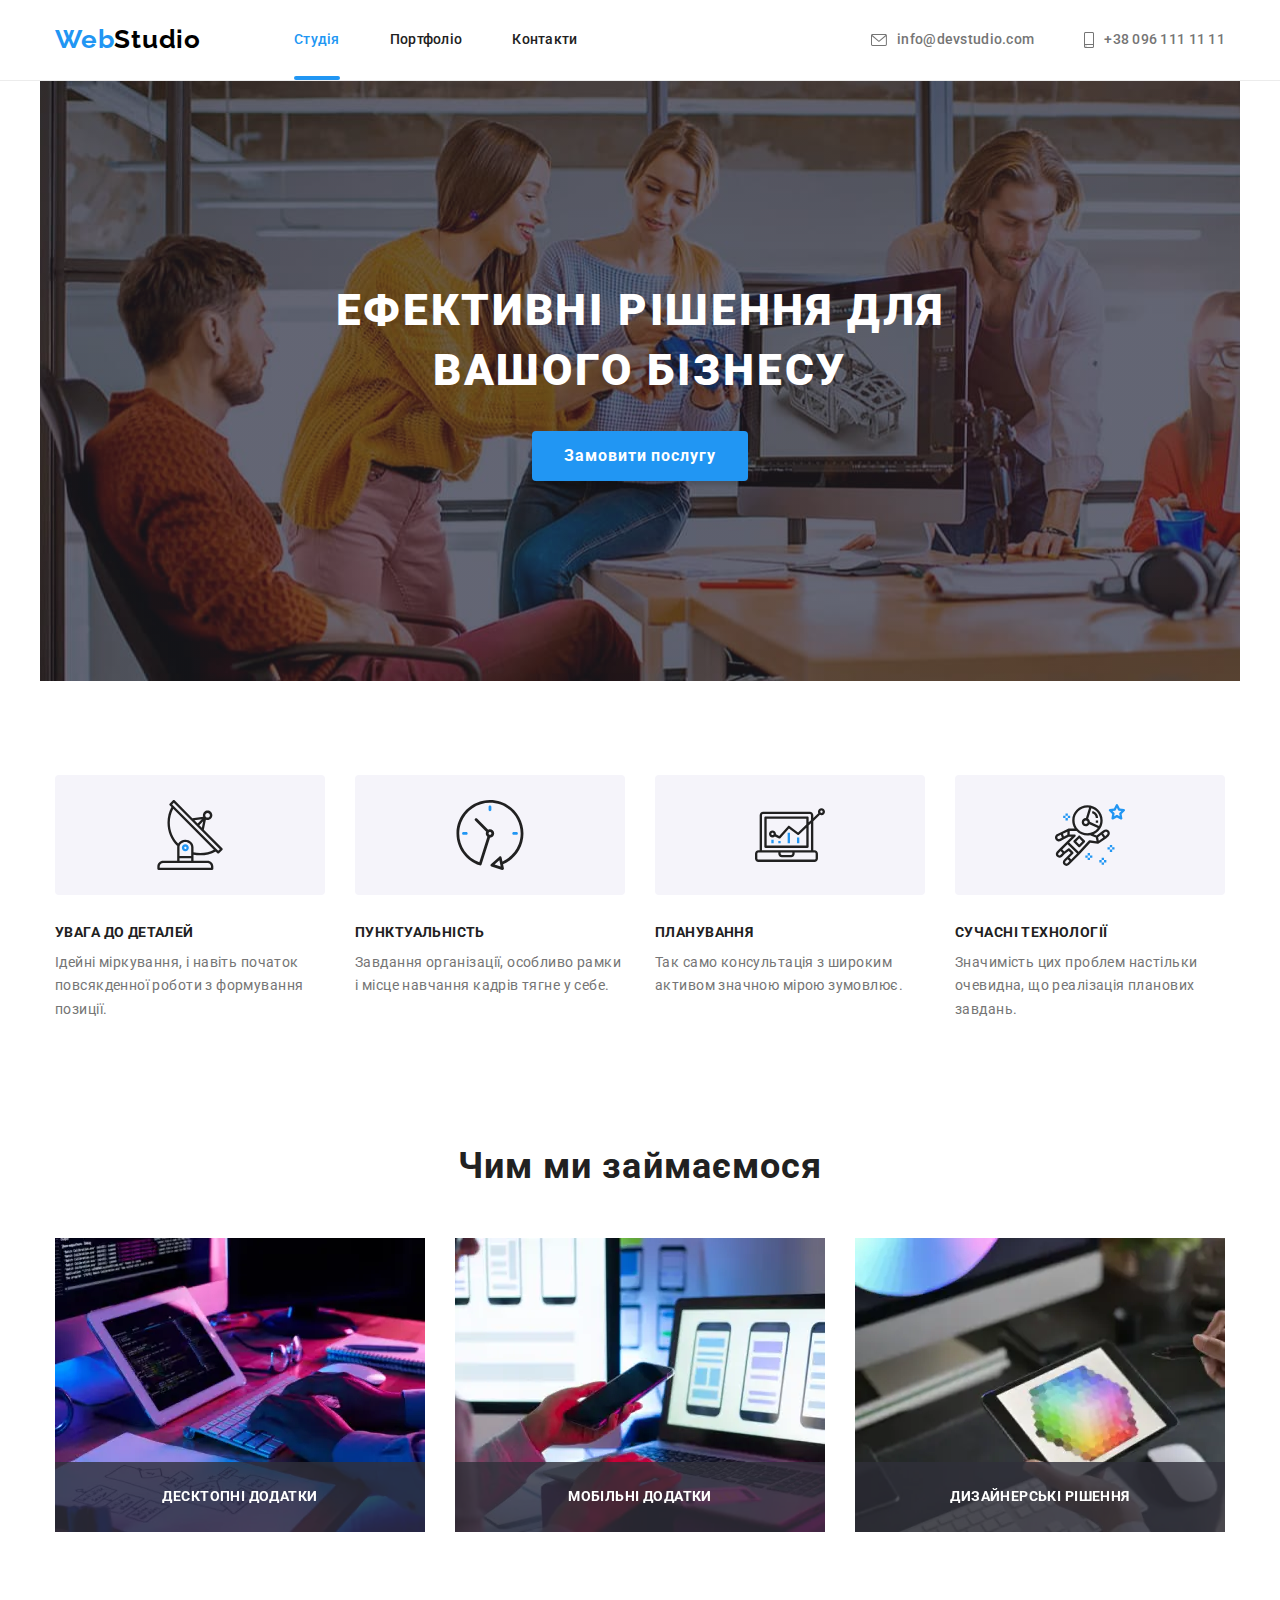
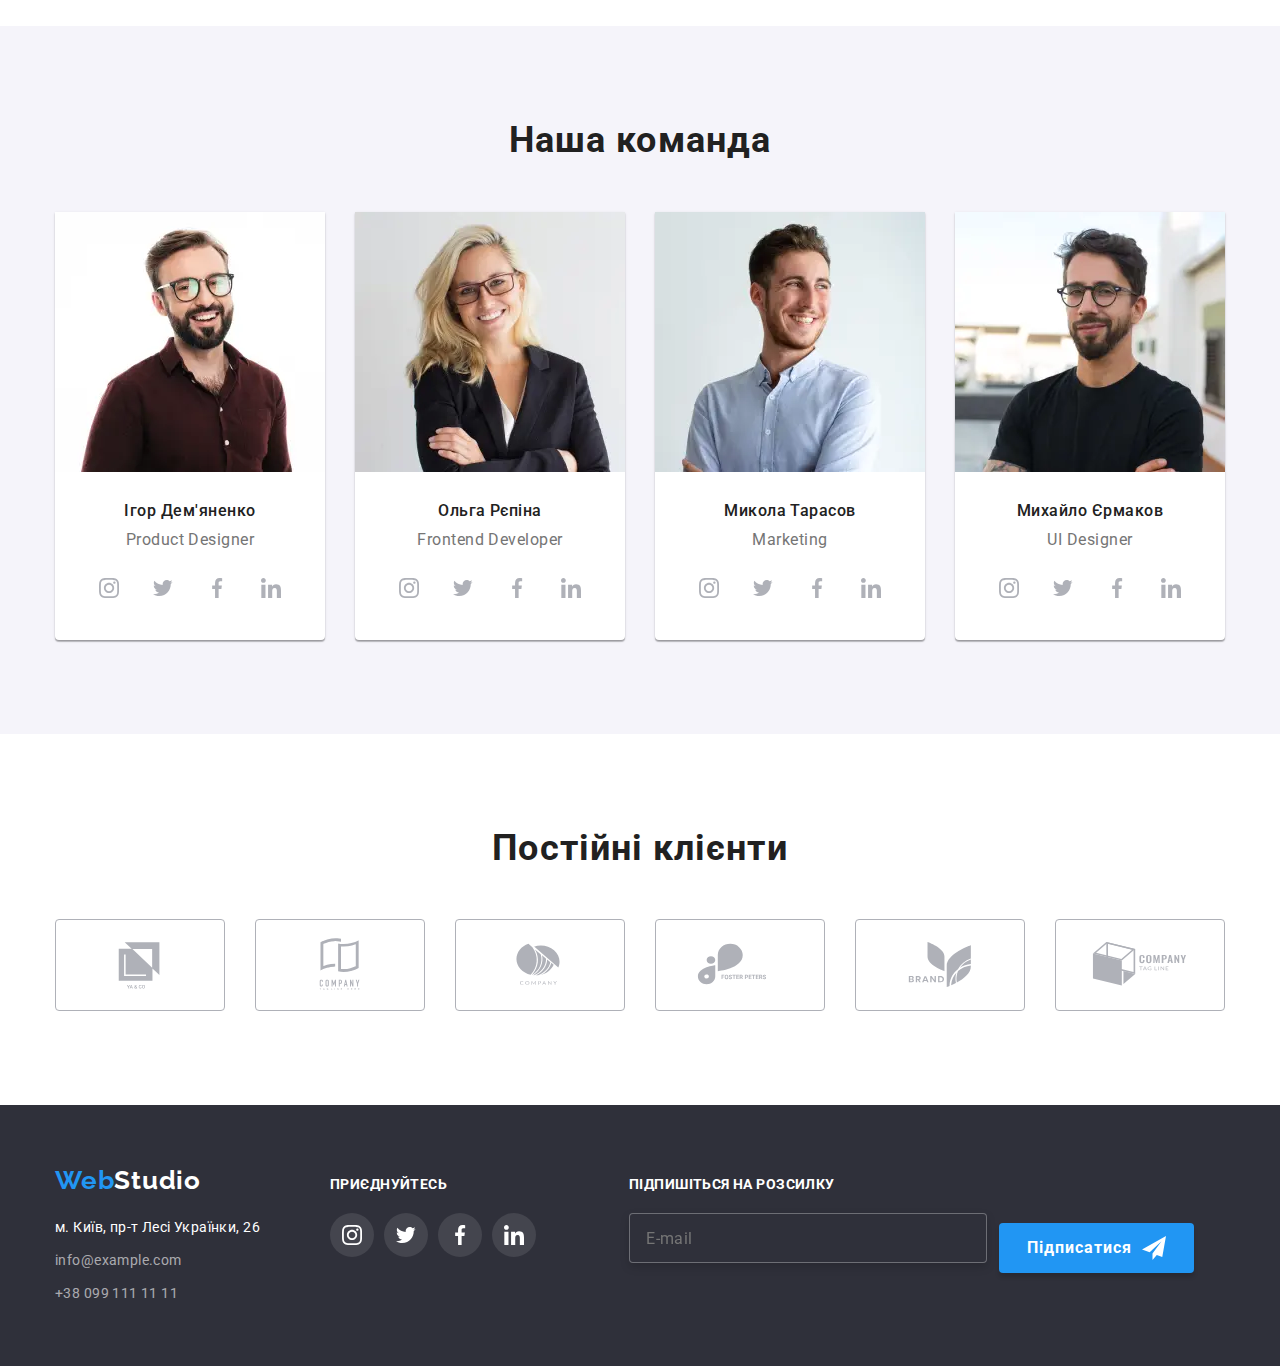
<file: index.html>
<!DOCTYPE html>
<html lang="uk">
  <head>
    <meta charset="UTF-8" />
    <meta name="viewport" content="width=device-width, initial-scale=1.0" />
    <meta http-equiv="X-UA-Compatible" content="IE=edge" />
   
    <title>hw</title>
    <link rel="preconnect" href="https://fonts.googleapis.com" />
    <link rel="preconnect" href="https://fonts.gstatic.com" crossorigin />
    <link
      href="https://fonts.googleapis.com/css2?family=Raleway:wght@700&family=Roboto:wght@400;500;700;900&display=swap"
      rel="stylesheet"
    />
    <link
      rel="stylesheet"
      href="https://cdnjs.cloudflare.com/ajax/libs/modern-normalize/1.1.0/modern-normalize.min.css"
    />
    <link rel="stylesheet" href="css/main.min.css" />
  </head>

  <body>
    <header class="header">
      <div class="container header-items">
        <nav class="header-navegation">
          <a class="title" href="./index.html"
            >Web<span class="studio">Studio</span></a
          >

          <ul class="site-nav">
            <li class="site-nav__item">
              <a
                class="site-nav__link site-nav__link--active"
                href="./index.html"
                >Студія</a
              >
            </li>
            <li class="site-nav__item">
              <a class="site-nav__link" href="./portfolio.html">Портфоліо</a>
            </li>
            <li class="site-nav__item">
              <a class="site-nav__link" href="#">Контакти</a>
            </li>
          </ul>
        </nav>

        <button class="heder-burger" data-menu-open>
          <svg class="heder-burger__btn">
            <use href="./images/icons.svg#icon-burger"></use>
          </svg>
        </button>

        <ul class="header-contacts">
          <li class="header-contacts__item">
            <a class="header-contacts__link" href="mailto:info@devstudio.com"
              ><svg class="header-contacts__mail">
                <use href="./images/icons.svg#icon-mail"></use></svg>info@devstudio.com</a
            >
          </li>
          <li class="header-contacts__item">
            <a class="header-contacts__link" href="tel:+380961111111">
              <svg class="header-contacts__phone">
                <use href="./images/icons.svg#icon-smartphone"></use></svg>+38 096 111 11 11</a
            >
          </li>
        </ul>
      </div>

      <div class="mobile-menu" data-menu>
        <div class="container mobile-menu__container">
          <button class="mobile-menu__btn" data-menu-close>
            <svg class="mobile-menu__btn-close">
              <use href="./images/icons.svg#icon-close-burger"></use>
            </svg>
          </button>

          <ul class="mobile-nav">
            <li class="site-nav__item">
              <a
                class="site-nav__link site-nav__link--active"
                href="./index.html"
                >Студія</a
              >
            </li>
            <li class="site-nav__item">
              <a class="site-nav__link" href="./portfolio.html">Портфоліо</a>
            </li>
            <li class="site-nav__item">
              <a class="site-nav__link" href="#">Контакти</a>
            </li>
          </ul>

          <ul class="mobile-contacts">
            <li class="header-contacts__item">
              <a class="header-contacts__link" href="tel:+380961111111">
                +38 096 111 11 11</a
              >
            </li>
            <li class="header-contacts__item">
              <a class="header-contacts__link" href="mailto:info@devstudio.com"
                >info@devstudio.com</a
              >
            </li>
          </ul>
          <ul class="mobile-socials">
            <li class="mobile-socials__item">
              <a class="mobile-socials__link" href="#">Instagram</a>
            </li>
            <li class="mobile-socials__item">
              <a class="mobile-socials__link" href="#">Twitter</a>
            </li>
            <li class="mobile-socials__item">
              <a class="mobile-socials__link" href="#">Facebook</a>
            </li>
            <li class="mobile-socials__item">
              <a class="mobile-socials__link" href="#">LinkedIn</a>
            </li>
          </ul>
        </div>
      </div>
    </header>

    <main>
      <!-- HERO -->
      <section class="hero overlay">
        <div class="container">
          <h1 class="hero__title">Ефективні рішення для вашого бізнесу</h1>
          <button class="hero-button" type="button" data-modal-open>
            <span class="hero__label">Замовити послугу</span>
          </button>
        </div>
      </section>

      <!-- Модалка -->
      <div class="backdrop is-hidden" data-modal>
        <div class="modal">
          <button class="modal__close-button" type="button" data-modal-close>
            <svg class="modal__close-button-size">
              <use href="./images/icons.svg#icon-close"></use>
            </svg>
          </button>

          <!-- Контент модалки  -->

          <p class="modal-name">Залиште свої дані, ми вам передзвонимо</p>
          <form>
            <div class="madal-form">
              <label class="madal-form-label" for="name">Ім'я</label>
              <input
                class="madal-form__input"
                type="text"
                name="name"
                id="name"
              />
              <svg class="madal-form__image">
                <use href="./images/icons.svg#icon-person"></use>
              </svg>
            </div>

            <div class="madal-form">
              <label class="madal-form__label" for="phone">Телефон</label>
              <input
                class="madal-form__input"
                type="tel"
                name="phone"
                id="phone"
              />
              <svg class="madal-form__image">
                <use href="./images/icons.svg#icon-phone"></use>
              </svg>
            </div>

            <div class="madal-form">
              <label class="madal-form__label" for="email">Пошта</label>
              <input
                class="madal-form__input"
                type="email"
                name="email"
                id="email"
              />
              <svg class="madal-form__image">
                <use href="./images/icons.svg#icon-email"></use>
              </svg>
            </div>

            <div class="madal-form">
              <label class="madal-form__label" for="coments">Коментар</label>
              <textarea
                class="madal-form__textarea madal-form__input"
                placeholder="Введіть текст"
                name="coments"
                id="coments"
              ></textarea>
            </div>

            <div class="checkbox">
              <input
                class="checkbox__icon invisible-title"
                type="checkbox"
                name="check"
                id="check"
              />
              <label class="checkbox__text" for="check"
                >Погоджуюся з розсилкою та приймаю
                <a class="checkbox-link" href="">Умови договору</a>
              </label>
              <svg class="checkbox__new-icon">
                <use href="./images/icons.svg#icon-OK"></use>
              </svg>
            </div>

            <button type="submit" class="modal__button-send">Відправити</button>
          </form>
        </div>
      </div>

      <!-- Переваги -->
      <section class="section">
        <div class="container">
          <h2 class="invisible-title">Наші особливості</h2>
          <ul class="advantages">
            <li class="advantages__size">
              <div class="advantages__image">
                <svg class="advantages__size-image">
                  <use href="./images/icons.svg#icon-antenna"></use>
                </svg>
              </div>
              <h3 class="advantages__title">УВАГА ДО ДЕТАЛЕЙ</h3>
              <p class="advantages__text">
                Ідейні міркування, і навіть початок повсякденної роботи з
                формування позиції.
              </p>
            </li>
            <li class="advantages__size">
              <div class="advantages__image">
                <svg class="advantages__size-image">
                  <use href="./images/icons.svg#icon-clock"></use>
                </svg>
              </div>
              <h3 class="advantages__title">ПУНКТУАЛЬНІСТЬ</h3>
              <p class="advantages__text">
                Завдання організації, особливо рамки і місце навчання кадрів
                тягне у себе.
              </p>
            </li>
            <li class="advantages__size">
              <div class="advantages__image">
                <svg class="advantages__size-image">
                  <use href="./images/icons.svg#icon-diagram"></use>
                </svg>
              </div>
              <h3 class="advantages__title">ПЛАНУВАННЯ</h3>
              <p class="advantages__text">
                Так само консультація з широким активом значною мірою зумовлює.
              </p>
            </li>
            <li class="advantages__size">
              <div class="advantages__image">
                <svg class="advantages__size-image">
                  <use href="./images/icons.svg#icon-astronaut"></use>
                </svg>
              </div>
              <h3 class="advantages__title">СУЧАСНІ ТЕХНОЛОГІЇ</h3>
              <p class="advantages__text">
                Значимість цих проблем настільки очевидна, що реалізація
                планових завдань.
              </p>
            </li>
          </ul>
        </div>
      </section>

      <!-- Робота -->
      <section class="section work-section">
        <div class="container">
          <h2 class="work-title">Чим ми займаємося</h2>
          <ul class="work-set">
            <li class="work-set__pictures">
              <picture>
                <source
                  srcset="
                    ./images/webp/kode.webp    1x,
                    ./images/webp/kode@2x.webp 2x
                  "
                  media="(min-width: 1200px)"
                  type="image/webp"
                />
                <source srcset="./images/kode.jpg 1x, ./images/kode@2x.jpg 2x" media="(min-width: 1200px)"/>

                <img
                  class="image"
                  src="images/kode.jpg"
                  alt="робота над кодом"
                />
              </picture>

              <div class="work-text-position">
                <p class="work-set__text">Десктопні додатки</p>
              </div>
            </li>

            <li class="work-set__pictures">
              <picture>
                <source
                  srcset="
                    ./images/webp/program.webp    1x,
                    ./images/webp/program@2x.webp 2x
                  "
                  media="(min-width: 1200px)"
                  type="image/webp"
                />
                <source
                  srcset="./images/program.jpg 1x, ./images/program@2x.jpg 2x"
                  media="(min-width: 1200px)"
                />
                <img
                  class="image"
                  src="images/program.jpg"
                  alt="робота над програмою"
                />
              </picture>

              <div class="work-text-position">
                <p class="work-set__text">Мобільні додатки</p>
              </div>
            </li>
            <li class="work-set__pictures">
              <picture>
                <source
                  srcset="
                    ./images/webp/tablet.webp    1x,
                    ./images/webp/tablet@2x.webp 2x
                  "
                  media="(min-width: 1200px)"
                  type="image/webp"
                />
                <source
                  srcset="./images/tablet.jpg 1x, ./images/tablet@2x.jpg 2x"
                  media="(min-width: 1200px)"
                />
                <img
                  class="image"
                  src="images/tablet.jpg"
                  alt="робота з плашетом"
                />
              </picture>

              <div class="work-text-position">
                <p class="work-set__text">Дизайнерські рішення</p>
              </div>
            </li>
          </ul>
        </div>
      </section>

      <!-- Наша команда -->
      <section class="team section">
        <div class="container">
          <h2 class="team__title">Наша команда</h2>
          <ul class="team__set">
            <li class="team__box">
              <picture>
                <source
                  srcset="
                    ./images/webp/Ігор.webp    1x,
                    ./images/webp/Ігор@2x.webp 2x
                  "
                  media="(min-width: 1200px)"
                  type="image/webp"
                />
                <source
                  srcset="./images/Ігор.jpg 1x, ./images/Ігор@2x.jpg 2x"
                  media="(min-width: 1200px)"
                />

                <source
                  srcset="
                    ./images/tablet/tablet-webp/Ігор-tablet.webp    1x,
                    ./images/tablet/tablet-webp/Ігор-tablet@2x.webp 2x
                  "
                  media="(min-width: 768px)"
                  type="image/webp"
                />
                <source
                  srcset="./images/tablet/Ігор-tablet.jpg 1x, ./images/tablet/Ігор-tablet@2x.jpg 2x"
                  media="(min-width: 768px)"
                />

                <source
                  srcset="
                    ./images/mobile/mobile-webp/Ігор-mobile.webp    1x,
                    ./images/mobile/mobile-webp/Ігор-mobile@2x.webp 2x
                  "
                  media="(max-width:767px)"
                  type="image/webp"
                />
                <source
                  srcset="./images/mobile/Ігор-mobile.jpg 1x, ./images/mobile/Ігор-mobile@2x.jpg 2x"
                  media="(max-width: 767px)"
                />
                <img
                  class="team__image"
                  src="images/Ігор.jpg"
                  alt="Ігор Дем'яненко"
                />
              </picture>

              <h3 class="team__name">Ігор Дем'яненко</h3>
              <p class="team__work" lang="en">Product Designer</p>

              <ul class="comand-socials">
                <li>
                  <a class="comand-socials__link" href=""
                    ><svg class="svg">
                      <use href="./images/icons.svg#icon-instagram"></use></svg></a>
                </li>
                <li>
                  <a class="comand-socials__link" href=""
                    ><svg class="svg">
                      <use href="./images/icons.svg#icon-twitter"></use></svg></a>
                </li>
                <li>
                  <a class="comand-socials__link" href="">
                    <svg class="svg">
                      <use href="./images/icons.svg#icon-facebook"></use></svg></a>
                </li>
                <li>
                  <a class="comand-socials__link" href=""
                    ><svg class="svg">
                      <use href="./images/icons.svg#icon-linkedin"></use></svg></a>
                </li>
              </ul>
            </li>
            <li class="team__box">
              <picture>
                <source
                  srcset="
                    ./images/webp/Ольга.webp    1x,
                    ./images/webp/Ольга@2x.webp 2x
                  "
                  media="(min-width: 1200px)"
                  type="image/webp"
                />
                <source
                  srcset="./images/Ольга.jpg 1x, ./images/Ольга@2x.jpg 2x"
                  media="(min-width: 1200px)"
                />

                <source
                  srcset="
                    ./images/tablet/tablet-webp/Ольга-tablet.webp    1x,
                    ./images/tablet/tablet-webp/Ольга-tablet@2x.webp 2x
                  "
                  media="(min-width: 768px)"
                  type="image/webp"
                />
                <source
                  srcset="./images/tablet/Ольга-tablet.jpg 1x, ./images/tablet/Ольга-tablet@2x.jpg 2x"
                  media="(min-width: 768px)"
                />

                <source
                  srcset="
                    ./images/mobile/mobile-webp/Ольга-mobile.webp    1x,
                    ./images/mobile/mobile-webp/Ольга-mobile@2x.webp 2x
                  "
                  media="(max-width:767px)"
                  type="image/webp"
                />
                <source
                  srcset="./images/mobile/Ольга-mobile.jpg 1x, ./images/mobile/Ольга-mobile@2x.jpg 2x"
                  media="(max-width: 767px)"
                />
                <img
                  class="team__image"
                  src="images/Ольга.jpg"
                  alt="Ольга Рєпіна"
                />
              </picture>

              <h3 class="team__name">Ольга Рєпіна</h3>
              <p class="team__work" lang="en">Frontend Developer</p>
              <ul class="comand-socials">
                <li>
                  <a class="comand-socials__link" href=""
                    ><svg class="svg">
                      <use href="./images/icons.svg#icon-instagram"></use></svg></a>
                </li>
                <li>
                  <a class="comand-socials__link" href=""
                    ><svg class="svg">
                      <use href="./images/icons.svg#icon-twitter"></use></svg></a>
                </li>
                <li>
                  <a class="comand-socials__link" href="">
                    <svg class="svg">
                      <use href="./images/icons.svg#icon-facebook"></use></svg></a>
                </li>
                <li>
                  <a class="comand-socials__link" href=""
                    ><svg class="svg">
                      <use href="./images/icons.svg#icon-linkedin"></use></svg></a>
                </li>
              </ul>
            </li>
            <li class="team__box">
              <picture>
                <source
                  srcset="
                    ./images/webp/Микола.webp    1x,
                    ./images/webp/Микола@2x.webp 2x
                  "
                  media="(min-width: 1200px)"
                  type="image/webp"
                />
                <source
                  srcset="./images/Микола.jpg 1x, ./images/Микола@2x.jpg 2x"
                  media="(min-width: 1200px)"
                />

                <source
                  srcset="
                    ./images/tablet/tablet-webp/Микола-tablet.webp    1x,
                    ./images/tablet/tablet-webp/Микола-tablet@2x.webp 2x
                  "
                  media="(min-width: 768px)"
                  type="image/webp"
                />
                <source
                  srcset="./images/tablet/Микола-tablet.jpg 1x, ./images/tablet/Микола-tablet@2x.jpg 2x"
                  media="(min-width: 768px)"
                />

                <source
                  srcset="
                    ./images/mobile/mobile-webp/Микола-mobile.webp    1x,
                    ./images/mobile/mobile-webp/Микола-mobile@2x.webp 2x
                  "
                  media="(max-width:767px)"
                  type="image/webp"
                />
                <source
                  srcset="./images/mobile/Микола-mobile.jpg 1x, ./images/mobile/Микола-mobile@2x.jpg 2x"
                  media="(max-width: 767px)"
                />
                <img
                  class="team__image"
                  src="images/Микола.jpg"
                  alt="Микола Тарасов"
                />
              </picture>

              <h3 class="team__name">Микола Тарасов</h3>
              <p class="team__work" lang="en">Marketing</p>
              <ul class="comand-socials">
                <li>
                  <a class="comand-socials__link" href=""
                    ><svg class="svg">
                      <use href="./images/icons.svg#icon-instagram"></use></svg></a>
                </li>
                <li>
                  <a class="comand-socials__link" href=""
                    ><svg class="svg">
                      <use href="./images/icons.svg#icon-twitter"></use></svg></a>
                </li>
                <li>
                  <a class="comand-socials__link" href="">
                    <svg class="svg">
                      <use href="./images/icons.svg#icon-facebook"></use></svg></a>
                </li>
                <li>
                  <a class="comand-socials__link" href=""
                    ><svg class="svg">
                      <use href="./images/icons.svg#icon-linkedin"></use></svg></a>
                </li>
              </ul>
            </li>
            <li class="team__box">
              <picture>
                <source
                  srcset="
                    ./images/webp/Михайло.webp    1x,
                    ./images/webp/Михайло@2x.webp 2x
                  "
                  media="(min-width: 1200px)"
                  type="image/webp"
                />
                <source
                  srcset="./images/Михайло.jpg 1x, ./images/Михайло@2x.jpg 2x"
                  media="(min-width: 1200px)"
                />

                <source
                  srcset="
                    ./images/tablet/tablet-webp/Михайло-tablet.webp    1x,
                    ./images/tablet/tablet-webp/Михайло-tablet@2x.webp 2x
                  "
                  media="(min-width: 768px)"
                  type="image/webp"
                />
                <source
                  srcset="./images/tablet/Михайло-tablet.jpg 1x, ./images/tablet/Михайло-tablet@2x.jpg 2x"
                  media="(min-width: 768px)"
                />

                <source
                  srcset="
                    ./images/mobile/mobile-webp/Михайло-mobile.webp    1x,
                    ./images/mobile/mobile-webp/Михайло-mobile@2x.webp 2x
                  "
                  media="(max-width:767px)"
                  type="image/webp"
                />
                <source
                  srcset="./images/mobile/Михайло-mobile.jpg 1x, ./images/mobile/Михайло-mobile@2x.jpg 2x"
                  media="(max-width: 767px)"
                />
                <img
                  class="team__image"
                  src="images/Михайло.jpg"
                  alt="Михайло Єрмаков"
                />
              </picture>

              <h3 class="team__name">Михайло Єрмаков</h3>
              <p class="team__work" lang="en">UI Designer</p>
              <ul class="comand-socials">
                <li>
                  <a class="comand-socials__link" href=""
                    ><svg class="svg">
                      <use href="./images/icons.svg#icon-instagram"></use></svg></a>
                </li>
                <li>
                  <a class="comand-socials__link" href=""
                    ><svg class="svg">
                      <use href="./images/icons.svg#icon-twitter"></use></svg></a>
                </li>
                <li>
                  <a class="comand-socials__link" href="">
                    <svg class="svg">
                      <use href="./images/icons.svg#icon-facebook"></use></svg></a>
                </li>
                <li>
                  <a class="comand-socials__link" href=""
                    ><svg class="svg">
                      <use href="./images/icons.svg#icon-linkedin"></use></svg></a>
                </li>
              </ul>
            </li>
          </ul>
        </div>
      </section>

      <!-- Постійні клієнти -->
      <section class="section">
        <div class="container">
          <h2 class="clients">Постійні клієнти</h2>
          <ul class="clients-set">
            <li class="clients-set__box">
              <a class="clients-set__link" href="">
                <svg class="clients-set__svg">
                  <use href="./images/icons.svg#icon-yaco"></use>
                </svg>
              </a>
            </li>
            <li class="clients-set__box">
              <a class="clients-set__link" href="">
                <svg class="clients-set__svg">
                  <use href="./images/icons.svg#icon-tagline"></use>
                </svg>
              </a>
            </li>
            <li class="clients-set__box">
              <a class="clients-set__link" href="">
                <svg class="clients-set__svg">
                  <use href="./images/icons.svg#icon-company"></use>
                </svg>
              </a>
            </li>
            <li class="clients-set__box">
              <a class="clients-set__link" href="">
                <svg class="clients-set__svg">
                  <use href="./images/icons.svg#icon-foster"></use>
                </svg>
              </a>
            </li>
            <li class="clients-set__box">
              <a class="clients-set__link" href="">
                <svg class="clients-set__svg">
                  <use href="./images/icons.svg#icon-brand"></use>
                </svg>
              </a>
            </li>
            <li class="clients-set__box">
              <a class="clients-set__link" href="">
                <svg class="clients-set__svg">
                  <use href="./images/icons.svg#icon-tag-line"></use>
                </svg>
              </a>
            </li>
          </ul>
        </div>
      </section>
    </main>

    <!-- Footer -->

    <footer class="footer-content">
      <div class="container">
        <ul class="footer-flex">
          <li class="footer-nav">
            <a class="footer-logo" href="./index.html"
              >Web<span class="footer-logo__text">Studio</span></a
            >
            <address>
              <ul class="footer-contacts">
                <li class="footer-contacts__item">
                  <a
                    class="footer-contacts__addres"
                    href="https://goo.gl/maps/CPtrU1FHBa2aNyZL9"
                    target="_blank"
                    rel="noopener noreferrer"
                    >м. Київ, пр-т Лесі Українки, 26</a
                  >
                </li>
                <li class="footer-contacts__item">
                  <a
                    class="footer-contacts__link"
                    href="mailto:info@example.com"
                    >info@example.com</a
                  >
                </li>
                <li class="footer-contacts__item">
                  <a class="footer-contacts__link" href="tel:+380991111111"
                    >+38 099 111 11 11</a
                  >
                </li>
              </ul>
            </address>
          </li>

          <li class="footer-socials">
            <p class="footer-socials__title">приєднуйтесь</p>
            <ul class="footer-socials__list">
              <li class="footer-socials__item">
                <a class="footer-socials__link" href=""
                  ><svg class="svg">
                    <use href="./images/icons.svg#icon-instagram"></use></svg ></a>
              </li>
              <li class="footer-socials__item">
                <a class="footer-socials__link" href=""
                  ><svg class="svg">
                    <use href="./images/icons.svg#icon-twitter"></use></svg></a>
              </li>
              <li class="footer-socials__item">
                <a class="footer-socials__link" href=""
                  ><svg class="svg">
                    <use href="./images/icons.svg#icon-facebook"></use></svg></a>
              </li>
              <li class="footer-socials__item">
                <a class="footer-socials__link" href=""
                  ><svg class="svg">
                    <use href="./images/icons.svg#icon-linkedin"></use></svg></a>
              </li>
            </ul>
          </li>

          <li class="footer-imput">
            <p class="footer-socials__title">Підпишіться на розсилку</p>
            <form class="footer-imput__flex">
              <label>
                <input
                  class="footer-imput__imput-size"
                  type="text"
                  name="mail"
                  placeholder="E-mail"
                />
              </label>
              <button class="footer-imput__button" type="submit">
                Підписатися
                <svg class="footer-imput__svg-size">
                  <use href="./images/icons.svg#icon-telegram"></use>
                </svg>
              </button>
            </form>
          </li>
        </ul>
      </div>
    </footer>
    <script src="./js/mobile-menu.js"></script>
    <script src="./js/modal.js"></script>
  </body>
</html>
</file>
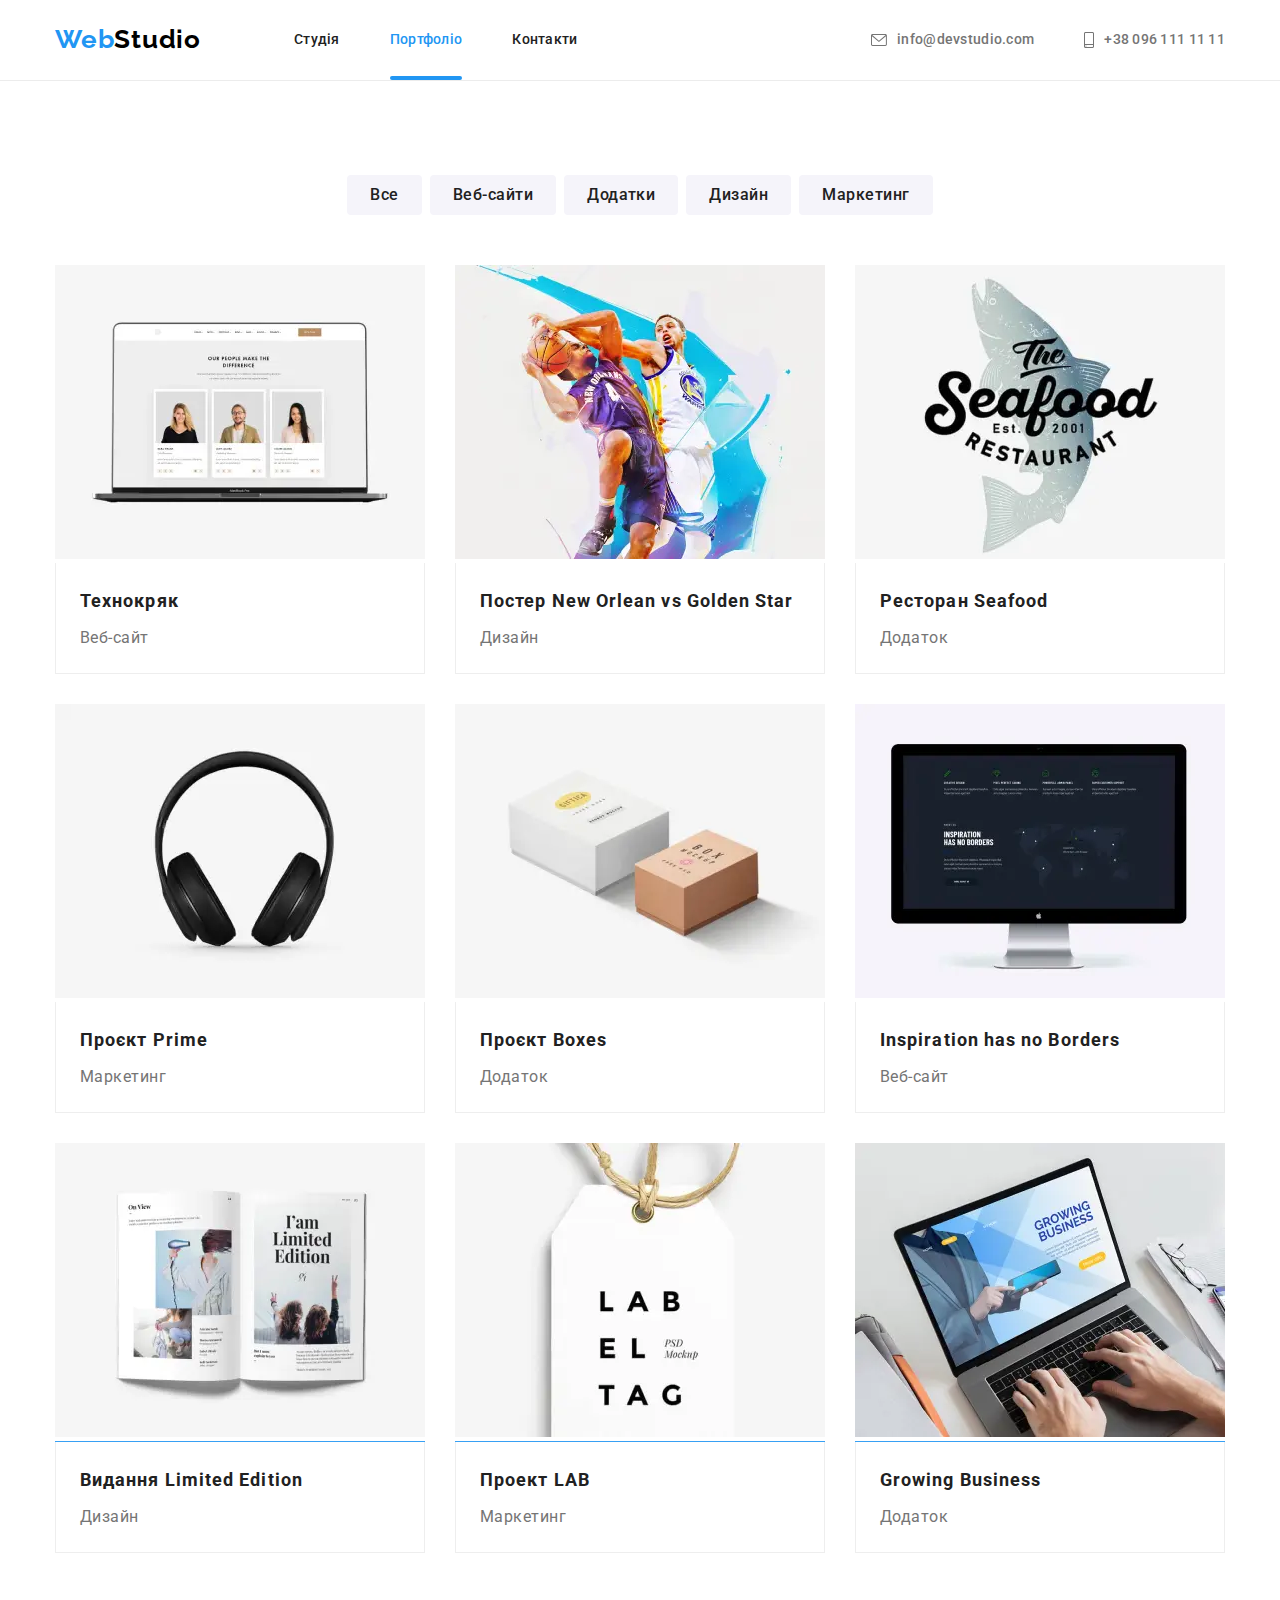
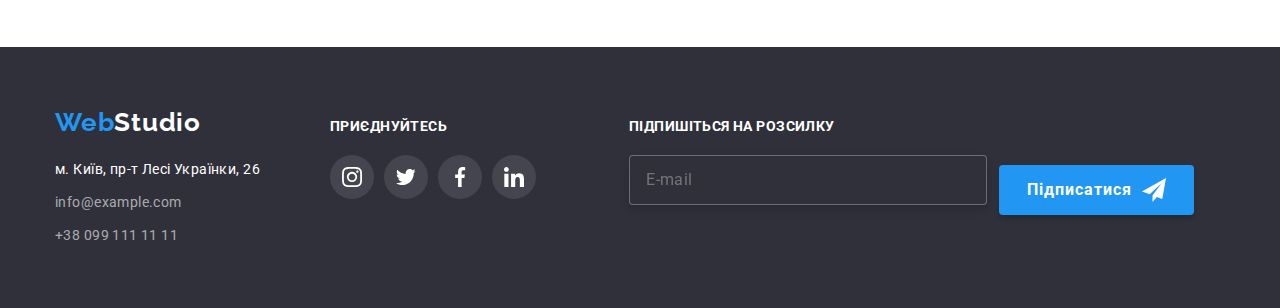
<file: portfolio.html>
<!DOCTYPE html>
<html lang="uk">
  <head>
    <meta charset="UTF-8" />
    <meta name="viewport" content="width=device-width, initial-scale=1.0" />
    <meta http-equiv="X-UA-Compatible" content="IE=edge" />
    
    <title>hw</title>
    <link rel="preconnect" href="https://fonts.googleapis.com" />
    <link rel="preconnect" href="https://fonts.gstatic.com" crossorigin />
    <link
      href="https://fonts.googleapis.com/css2?family=Raleway:wght@700&family=Roboto:wght@400;500;700;900&display=swap"
      rel="stylesheet"
    />
    <link
      rel="stylesheet"
      href="https://cdnjs.cloudflare.com/ajax/libs/modern-normalize/1.1.0/modern-normalize.min.css"
    />
    <link rel="stylesheet" href="css/main.min.css" />
  </head>
  <body>
    <header class="header">
      <div class="container header-items">
        <nav class="header-navegation">
          <a class="title" href="./index.html"
            >Web<span class="studio">Studio</span></a
          >

          <ul class="site-nav">
            <li class="site-nav__item">
              <a
                class="site-nav__link"
                href="./index.html"
                >Студія</a
              >
            </li>
            <li class="site-nav__item">
              <a class="site-nav__link site-nav__link--active" href="./portfolio.html">Портфоліо</a>
            </li>
            <li class="site-nav__item">
              <a class="site-nav__link" href="#">Контакти</a>
            </li>
          </ul>
        </nav>

        <button class="heder-burger" data-menu-open>
          <svg class="heder-burger__btn">
            <use href="./images/icons.svg#icon-burger"></use>
          </svg>
        </button>

        <ul class="header-contacts">
          <li class="header-contacts__item">
            <a class="header-contacts__link" href="mailto:info@devstudio.com"
              ><svg class="header-contacts__mail">
                <use href="./images/icons.svg#icon-mail"></use></svg>info@devstudio.com</a
            >
          </li>
          <li class="header-contacts__item">
            <a class="header-contacts__link" href="tel:+380961111111">
              <svg class="header-contacts__phone">
                <use href="./images/icons.svg#icon-smartphone"></use></svg>+38 096 111 11 11</a
            >
          </li>
        </ul>
      </div>

      <div class="mobile-menu" data-menu>
        <div class="container mobile-menu__container">
          <button class="mobile-menu__btn" data-menu-close>
            <svg class="mobile-menu__btn-close">
              <use href="./images/icons.svg#icon-close-burger"></use>
            </svg>
          </button>

          <ul class="mobile-nav">
            <li class="site-nav__item">
              <a
                class="site-nav__link"
                href="./index.html"
                >Студія</a
              >
            </li>
            <li class="site-nav__item">
              <a class="site-nav__link site-nav__link--active" href="./portfolio.html">Портфоліо</a>
            </li>
            <li class="site-nav__item">
              <a class="site-nav__link" href="#">Контакти</a>
            </li>
          </ul>

          <ul class="mobile-contacts">
            <li class="header-contacts__item">
              <a class="header-contacts__link" href="tel:+380961111111">
                +38 096 111 11 11</a
              >
            </li>
            <li class="header-contacts__item">
              <a class="header-contacts__link" href="mailto:info@devstudio.com"
                >info@devstudio.com</a
              >
            </li>
          </ul>
          <ul class="mobile-socials">
            <li class="mobile-socials__item">
              <a class="mobile-socials__link" href="#">Instagram</a>
            </li>
            <li class="mobile-socials__item">
              <a class="mobile-socials__link" href="#">Twitter</a>
            </li>
            <li class="mobile-socials__item">
              <a class="mobile-socials__link" href="#">Facebook</a>
            </li>
            <li class="mobile-socials__item">
              <a class="mobile-socials__link" href="#">LinkedIn</a>
            </li>
          </ul>
        </div>
      </div>
    </header>
    <main>
      <section class="section">
        <div class="container">
          <h1 class="invisible-title">portfolio</h1>
          <ul class="button-set">
            <li class="button-set__item">
              <button class="button-set__button" type="button">Все</button>
            </li>
            <li class="button-set__item">
              <button class="button-set__button" type="button">
                Веб-сайти
              </button>
            </li>
            <li class="button-set__item">
              <button class="button-set__button" type="button">Додатки</button>
            </li>
            <li class="button-set__item">
              <button class="button-set__button" type="button">Дизайн</button>
            </li>
            <li class="button-set__item">
              <button class="button-set__button" type="button">
                Маркетинг
              </button>
            </li>
          </ul>

          <ul class="card-set">
            <li class="card-set__item">
              <a class="card-set__link" href="">
                <div class="card-set__image">
                  <picture>
                    <source
                      srcset="
                        ./images/portfolio/webp/Технокряк.webp    1x,
                        ./images/portfolio/webp/Технокряк@2x.webp 2x
                      "
                      media="(min-width: 1200px)"
                      type="image/webp"
                    />
                    <source
                      srcset="images/portfolio/techno.jpg 1x, ./images/portfolio/Технокряк@2x.jpg 2x"
                      media="(min-width: 1200px)"
                    />

                    <source
                      srcset="
                        ./images/portfolio/tablet/webp/Технокряк-tablet.webp    1x,
                        ./images/portfolio/tablet/webp/Технокряк-tablet@2x.webp 2x
                      "
                      media="(min-width: 768px)"
                      type="image/webp"
                    />
                    <source
                      srcset="./images/portfolio/tablet/Технокряк-tablet.jpg 1x, ./images/portfolio/tablet/Технокряк-tablet@2x.jpg 2x"
                      media="(min-width: 768px)"
                    />

                    <source
                      srcset="
                        ./images/portfolio/mobile/webp/Технокряк-mobile.webp    1x,
                        ./images/portfolio/mobile/webp/Технокряк-mobile@2x.webp 2x
                      "
                      media="(max-width:767px)"
                      type="image/webp"
                    />
                    <source
                      srcset="./images/portfolio/mobile/Технокряк-mobile.jpg 1x, ./images/portfolio/mobile/Технокряк-mobile@2x.jpg 2x"
                      media="(max-width: 767px)"
                    />
                    <img
                      src="images/portfolio/techno.jpg"
                      alt="notebook with photo"
                    />
                  </picture>

                  <div class="card-set__hover-box">
                    <p class="card-set__hover-text">
                      Ресурс пропонує комплексні пропозиції з різним рівнем
                      функціоналу та сервісів. Все це дозволить відвідувачу
                      отримати вичерпні відомості про компанію чи приватну
                      особу.
                    </p>
                  </div>
                </div>
                <div class="card-set__meta">
                  <h2 class="card-set__name">Технокряк</h2>
                  <p class="card-set__text">Веб-сайт</p>
                </div>
              </a>
            </li>

            <li class="card-set__item">
              <a class="card-set__link" href="">
                <div class="card-set__image">
                  <picture>
                    <source
                      srcset="
                        ./images/portfolio/webp/NewOrlean.webp    1x,
                        ./images/portfolio/webp/NewOrlean@2x.webp 2x
                      "
                      media="(min-width: 1200px)"
                      type="image/webp"
                    />
                    <source
                      srcset="images/portfolio/poster.jpg 1x, ./images/portfolio/NewOrlean@2x.jpg 2x"
                      media="(min-width: 1200px)"
                    />

                    <source
                      srcset="
                        ./images/portfolio/tablet/webp/NewOrlean-tablet.webp    1x,
                        ./images/portfolio/tablet/webp/NewOrlean-tablet@2x.webp 2x
                      "
                      media="(min-width: 768px)"
                      type="image/webp"
                    />
                    <source
                      srcset="./images/portfolio/tablet/NewOrlean-tablet.jpg 1x, ./images/portfolio/tablet/NewOrlean-tablet@2x.jpg 2x"
                      media="(min-width: 768px)"
                    />

                    <source
                      srcset="
                        ./images/portfolio/mobile/webp/NewOrlean-mobile.webp    1x,
                        ./images/portfolio/mobile/webp/NewOrlean-mobile@2x.webp 2x
                      "
                      media="(max-width:767px)"
                      type="image/webp"
                    />
                    <source
                      srcset="./images/portfolio/mobile/NewOrlean-mobile.jpg 1x, ./images/portfolio/mobile/NewOrlean-mobile@2x.jpg 2x"
                      media="(max-width: 767px)"
                    />
                    <img
                      src="images/portfolio/poster.jpg"
                      alt="basketball game"
                    />
                  </picture>

                  <div class="card-set__hover-box">
                    <p class="card-set__hover-text">
                      Ресурс пропонує комплексні пропозиції з різним рівнем
                      функціоналу та сервісів. Все це дозволить відвідувачу
                      отримати вичерпні відомості про компанію чи приватну
                      особу.
                    </p>
                  </div>
                </div>
                <div class="card-set__meta">
                  <h2 class="card-set__name">
                    Постер New Orlean vs Golden Star
                  </h2>
                  <p class="card-set__text">Дизайн</p>
                </div>
              </a>
            </li>

            <li class="card-set__item">
              <a class="card-set__link" href="">
                <div class="card-set__image">
                  <picture>
                    <source
                      srcset="
                        ./images/portfolio/webp/Seafood.webp    1x,
                        ./images/portfolio/webp/Seafood@2x.webp 2x
                      "
                      media="(min-width: 1200px)"
                      type="image/webp"
                    />
                    <source
                      srcset="images/portfolio/restoran.jpg 1x, ./images/portfolio/Seafood@2x.jpg 2x"
                      media="(min-width: 1200px)"
                    />

                    <source
                      srcset="
                        ./images/portfolio/tablet/webp/Seafood-tablet.webp    1x,
                        ./images/portfolio/tablet/webp/Seafood-tablet@2x.webp 2x
                      "
                      media="(min-width: 768px)"
                      type="image/webp"
                    />
                    <source
                      srcset="./images/portfolio/tablet/Seafood-tablet.jpg 1x, ./images/portfolio/tablet/Seafood-tablet@2x.jpg 2x"
                      media="(min-width: 768px)"
                    />

                    <source
                      srcset="
                        ./images/portfolio/mobile/webp/Seafood-mobile.webp    1x,
                        ./images/portfolio/mobile/webp/Seafood-mobile@2x.webp 2x
                      "
                      media="(max-width:767px)"
                      type="image/webp"
                    />
                    <source
                      srcset="./images/portfolio/mobile/Seafood-mobile.jpg 1x, ./images/portfolio/mobile/Seafood-mobile@2x.jpg 2x"
                      media="(max-width: 767px)"
                    />
                    <img
                      src="images/portfolio/restoran.jpg"
                      alt="the seafood restaurant"
                    />
                  </picture>

                  <div class="card-set__hover-box">
                    <p class="card-set__hover-text">
                      Ресурс пропонує комплексні пропозиції з різним рівнем
                      функціоналу та сервісів. Все це дозволить відвідувачу
                      отримати вичерпні відомості про компанію чи приватну
                      особу.
                    </p>
                  </div>
                </div>
                <div class="card-set__meta">
                  <h2 class="card-set__name">Ресторан Seafood</h2>
                  <p class="card-set__text">Додаток</p>
                </div>
              </a>
            </li>

            <li class="card-set__item">
              <a class="card-set__link" href="">
                <div class="card-set__image">
                  <picture>
                    <source
                      srcset="
                        ./images/portfolio/webp/Prime.webp    1x,
                        ./images/portfolio/webp/Prime@2x.webp 2x
                      "
                      media="(min-width: 1200px)"
                      type="image/webp"
                    />
                    <source
                      srcset="images/portfolio/progect-p.jpg 1x, ./images/portfolio/Prime@2x.jpg 2x"
                      media="(min-width: 1200px)"
                    />

                    <source
                      srcset="
                        ./images/portfolio/tablet/webp/Prime-tablet.webp    1x,
                        ./images/portfolio/tablet/webp/Prime-tablet@2x.webp 2x
                      "
                      media="(min-width: 768px)"
                      type="image/webp"
                    />
                    <source
                      srcset="./images/portfolio/tablet/Prime-tablet.jpg 1x, ./images/portfolio/tablet/Prime-tablet@2x.jpg 2x"
                      media="(min-width: 768px)"
                    />

                    <source
                      srcset="
                        ./images/portfolio/mobile/webp/Prime-mobile.webp    1x,
                        ./images/portfolio/mobile/webp/Prime-mobile@2x.webp 2x
                      "
                      media="(max-width:767px)"
                      type="image/webp"
                    />
                    <source
                      srcset="./images/portfolio/mobile/Prime-mobile.jpg 1x, ./images/portfolio/mobile/Prime-mobile@2x.jpg 2x"
                      media="(max-width: 767px)"
                    />
                    <img
                      src="images/portfolio/progect-p.jpg"
                      alt="headphones"
                    />
                  </picture>

                  <div class="card-set__hover-box">
                    <p class="card-set__hover-text">
                      Ресурс пропонує комплексні пропозиції з різним рівнем
                      функціоналу та сервісів. Все це дозволить відвідувачу
                      отримати вичерпні відомості про компанію чи приватну
                      особу.
                    </p>
                  </div>
                </div>
                <div class="card-set__meta">
                  <h2 class="card-set__name">Проєкт Prime</h2>
                  <p class="card-set__text">Маркетинг</p>
                </div>
              </a>
            </li>

            <li class="card-set__item">
              <a class="card-set__link" href="">
                <div class="card-set__image">
                  <picture>
                    <source
                      srcset="
                        ./images/portfolio/webp/Boxes.webp    1x,
                        ./images/portfolio/webp/Boxes@2x.webp 2x
                      "
                      media="(min-width: 1200px)"
                      type="image/webp"
                    />
                    <source
                      srcset="images/portfolio/progect-b.jpg 1x, ./images/portfolio/Boxes@2x.jpg 2x"
                      media="(min-width: 1200px)"
                    />

                    <source
                      srcset="
                        ./images/portfolio/tablet/webp/Boxes-tablet.webp    1x,
                        ./images/portfolio/tablet/webp/Boxes-tablet@2x.webp 2x
                      "
                      media="(min-width: 768px)"
                      type="image/webp"
                    />
                    <source
                      srcset="./images/portfolio/tablet/Boxes-tablet.jpg 1x, ./images/portfolio/tablet/Boxes-tablet@2x.jpg 2x"
                      media="(min-width: 768px)"
                    />

                    <source
                      srcset="
                        ./images/portfolio/mobile/webp/Boxes-mobile.webp    1x,
                        ./images/portfolio/mobile/webp/Boxes-mobile@2x.webp 2x
                      "
                      media="(max-width:767px)"
                      type="image/webp"
                    />
                    <source
                      srcset="./images/portfolio/mobile/Boxes-mobile.jpg 1x, ./images/portfolio/mobile/Boxes-mobile@2x.jpg 2x"
                      media="(max-width: 767px)"
                    />
                    <img src="images/portfolio/progect-b.jpg" alt="boxes" />
                  </picture>

                  <div class="card-set__hover-box">
                    <p class="card-set__hover-text">
                      Ресурс пропонує комплексні пропозиції з різним рівнем
                      функціоналу та сервісів. Все це дозволить відвідувачу
                      отримати вичерпні відомості про компанію чи приватну
                      особу.
                    </p>
                  </div>
                </div>
                <div class="card-set__meta">
                  <h2 class="card-set__name">Проєкт Boxes</h2>
                  <p class="card-set__text">Додаток</p>
                </div>
              </a>
            </li>

            <li class="card-set__item">
              <a class="card-set__link" href="">
                <div class="card-set__image">
                  <picture>
                    <source
                      srcset="
                        ./images/portfolio/webp/Inspiration.webp    1x,
                        ./images/portfolio/webp/Inspiration@2x.webp 2x
                      "
                      media="(min-width: 1200px)"
                      type="image/webp"
                    />
                    <source
                      srcset="images/portfolio/Inspiration.jpg 1x, ./images/portfolio/Inspiration@2x.jpg 2x"
                      media="(min-width: 1200px)"
                    />

                    <source
                      srcset="
                        ./images/portfolio/tablet/webp/Inspiration-tablet.webp    1x,
                        ./images/portfolio/tablet/webp/Inspiration-tablet@2x.webp 2x
                      "
                      media="(min-width: 768px)"
                      type="image/webp"
                    />
                    <source
                      srcset="./images/portfolio/tablet/Inspiration-tablet.jpg 1x, ./images/portfolio/tablet/Inspiration-tablet@2x.jpg 2x"
                      media="(min-width: 768px)"
                    />

                    <source
                      srcset="
                        ./images/portfolio/mobile/webp/Inspiration-mobile.webp    1x,
                        ./images/portfolio/mobile/webp/Inspiration-mobile@2x.webp 2x
                      "
                      media="(max-width:767px)"
                      type="image/webp"
                    />
                    <source
                      srcset="./images/portfolio/mobile/Inspiration-mobile.jpg 1x, ./images/portfolio/mobile/Inspiration-mobile@2x.jpg 2x"
                      media="(max-width: 767px)"
                    />
                    <img
                      src="images/portfolio/Inspiration.jpg"
                      alt="monitor with a map"
                    />
                  </picture>

                  <div class="card-set__hover-box">
                    <p class="card-set__hover-text">
                      Ресурс пропонує комплексні пропозиції з різним рівнем
                      функціоналу та сервісів. Все це дозволить відвідувачу
                      отримати вичерпні відомості про компанію чи приватну
                      особу.
                    </p>
                  </div>
                </div>
                <div class="card-set__meta">
                  <h2 class="card-set__name">Inspiration has no Borders</h2>
                  <p class="card-set__text">Веб-сайт</p>
                </div>
              </a>
            </li>

            <li class="card-set__item">
              <a class="card-set__link" href="">
                <div class="card-set__image">
                  <picture>
                    <source
                      srcset="
                        ./images/portfolio/webp/Limited.webp    1x,
                        ./images/portfolio/webp/Limited@2x.webp 2x
                      "
                      media="(min-width: 1200px)"
                      type="image/webp"
                    />
                    <source
                      srcset="images/portfolio/jornal.jpg 1x, ./images/portfolio/Limited@2x.jpg 2x"
                      media="(min-width: 1200px)"
                    />

                    <source
                      srcset="
                        ./images/portfolio/tablet/webp/Limited-tablet.webp    1x,
                        ./images/portfolio/tablet/webp/Limited-tablet@2x.webp 2x
                      "
                      media="(min-width: 768px)"
                      type="image/webp"
                    />
                    <source
                      srcset="./images/portfolio/tablet/Limited-tablet.jpg 1x, ./images/portfolio/tablet/Limited-tablet@2x.jpg 2x"
                      media="(min-width: 768px)"
                    />

                    <source
                      srcset="
                        ./images/portfolio/mobile/webp/Limited-mobile.webp    1x,
                        ./images/portfolio/mobile/webp/Limited-mobile@2x.webp 2x
                      "
                      media="(max-width:767px)"
                      type="image/webp"
                    />
                    <source
                      srcset="./images/portfolio/mobile/Limited-mobile.jpg 1x, ./images/portfolio/mobile/Limited-mobile@2x.jpg 2x"
                      media="(max-width: 767px)"
                    />
                    <img
                      src="images/portfolio/jornal.jpg"
                      alt="photography magazine"
                    />
                  </picture>

                  <div class="card-set__hover-box">
                    <p class="card-set__hover-text">
                      Ресурс пропонує комплексні пропозиції з різним рівнем
                      функціоналу та сервісів. Все це дозволить відвідувачу
                      отримати вичерпні відомості про компанію чи приватну
                      особу.
                    </p>
                  </div>
                </div>
                <div class="card-set__meta">
                  <h2 class="card-set__name">Видання Limited Edition</h2>
                  <p class="card-set__text">Дизайн</p>
                </div>
              </a>
            </li>

            <li class="card-set__item">
              <a class="card-set__link" href="">
                <div class="card-set__image">
                  <picture>
                    <source
                      srcset="
                        ./images/portfolio/webp/LAB.webp    1x,
                        ./images/portfolio/webp/LAB@2x.webp 2x
                      "
                      media="(min-width: 1200px)"
                      type="image/webp"
                    />
                    <source
                      srcset="images/portfolio/progect-l.jpg 1x, ./images/portfolio/LAB@2x.jpg 2x"
                      media="(min-width: 1200px)"
                    />

                    <source
                      srcset="
                        ./images/portfolio/tablet/webp/LAB-tablet.webp    1x,
                        ./images/portfolio/tablet/webp/LAB-tablet@2x.webp 2x
                      "
                      media="(min-width: 768px)"
                      type="image/webp"
                    />
                    <source
                      srcset="./images/portfolio/tablet/LAB-tablet.jpg 1x, ./images/portfolio/tablet/LAB-tablet@2x.jpg 2x"
                      media="(min-width: 768px)"
                    />

                    <source
                      srcset="
                        ./images/portfolio/mobile/webp/LAB-mobile.webp    1x,
                        ./images/portfolio/mobile/webp/LAB-mobile@2x.webp 2x
                      "
                      media="(max-width:767px)"
                      type="image/webp"
                    />
                    <source
                      srcset="./images/portfolio/mobile/LAB-mobile.jpg 1x, ./images/portfolio/mobile/LAB-mobile@2x.jpg 2x"
                      media="(max-width: 767px)"
                    />
                    <img
                      src="images/portfolio/progect-l.jpg"
                      alt="project lab"
                    />
                  </picture>

                  <div class="card-set__hover-box">
                    <p class="card-set__hover-text">
                      Ресурс пропонує комплексні пропозиції з різним рівнем
                      функціоналу та сервісів. Все це дозволить відвідувачу
                      отримати вичерпні відомості про компанію чи приватну
                      особу.
                    </p>
                  </div>
                </div>
                <div class="card-set__meta">
                  <h2 class="card-set__name">Проект LAB</h2>
                  <p class="card-set__text">Маркетинг</p>
                </div>
              </a>
            </li>

            <li class="card-set__item">
              <a class="card-set__link" href="">
                <div class="card-set__image">
                  <picture>
                    <source
                      srcset="
                        ./images/portfolio/webp/Growing.webp    1x,
                        ./images/portfolio/webp/Growing@2x.webp 2x
                      "
                      media="(min-width: 1200px)"
                      type="image/webp"
                    />
                    <source
                      srcset="images/portfolio/growing.jpg 1x, ./images/portfolio/Growing@2x.jpg 2x"
                      media="(min-width: 1200px)"
                    />

                    <source
                      srcset="
                        ./images/portfolio/tablet/webp/Growing-tablet.webp    1x,
                        ./images/portfolio/tablet/webp/Growing-tablet@2x.webp 2x
                      "
                      media="(min-width: 768px)"
                      type="image/webp"
                    />
                    <source
                      srcset="./images/portfolio/tablet/Growing-tablet.jpg 1x, ./images/portfolio/tablet/Growing-tablet@2x.jpg 2x"
                      media="(min-width: 768px)"
                    />

                    <source
                      srcset="
                        ./images/portfolio/mobile/webp/Growing-mobile.webp    1x,
                        ./images/portfolio/mobile/webp/Growing-mobile@2x.webp 2x
                      "
                      media="(max-width:767px)"
                      type="image/webp"
                    />
                    <source
                      srcset="./images/portfolio/mobile/Growing-mobile.jpg 1x, ./images/portfolio/mobile/Growing-mobile@2x.jpg 2x"
                      media="(max-width: 767px)"
                    />
                    <img
                      src="images/portfolio/growing.jpg"
                      alt="notebook with site "
                    />
                  </picture>

                  <div class="card-set__hover-box">
                    <p class="card-set__hover-text">
                      Ресурс пропонує комплексні пропозиції з різним рівнем
                      функціоналу та сервісів. Все це дозволить відвідувачу
                      отримати вичерпні відомості про компанію чи приватну
                      особу.
                    </p>
                  </div>
                </div>
                <div class="card-set__meta">
                  <h2 class="card-set__name">Growing Business</h2>
                  <p class="card-set__text">Додаток</p>
                </div>
              </a>
            </li>
          </ul>
        </div>
      </section>
    </main>

    <!-- Footer -->

    <footer class="footer-content">
      <div class="container">
        <ul class="footer-flex">
          <li class="footer-nav">
            <a class="footer-logo" href="./index.html"
              >Web<span class="footer-logo__text">Studio</span></a
            >
            <address>
              <ul class="footer-contacts">
                <li class="footer-contacts__item">
                  <a
                    class="footer-contacts__addres"
                    href="https://goo.gl/maps/CPtrU1FHBa2aNyZL9"
                    target="_blank"
                    rel="noopener noreferrer"
                    >м. Київ, пр-т Лесі Українки, 26</a
                  >
                </li>
                <li class="footer-contacts__item">
                  <a
                    class="footer-contacts__link"
                    href="mailto:info@example.com"
                    >info@example.com</a
                  >
                </li>
                <li class="footer-contacts__item">
                  <a class="footer-contacts__link" href="tel:+380991111111"
                    >+38 099 111 11 11</a
                  >
                </li>
              </ul>
            </address>
          </li>

          <li class="footer-socials">
            <p class="footer-socials__title">приєднуйтесь</p>
            <ul class="footer-socials__list">
              <li class="footer-socials__item">
                <a class="footer-socials__link" href=""
                  ><svg class="svg">
                    <use href="./images/icons.svg#icon-instagram"></use></svg></a>
              </li>
              <li class="footer-socials__item">
                <a class="footer-socials__link" href=""
                  ><svg class="svg">
                    <use href="./images/icons.svg#icon-twitter"></use></svg></a>
              </li>
              <li class="footer-socials__item">
                <a class="footer-socials__link" href=""
                  ><svg class="svg">
                    <use href="./images/icons.svg#icon-facebook"></use></svg></a>
              </li>
              <li class="footer-socials__item">
                <a class="footer-socials__link" href=""
                  ><svg class="svg">
                    <use href="./images/icons.svg#icon-linkedin"></use></svg></a>
              </li>
            </ul>
          </li>

          <li class="footer-imput">
            <p class="footer-socials__title">Підпишіться на розсилку</p>
            <form class="footer-imput__flex">
              <label>
                <input
                  class="footer-imput__imput-size"
                  type="text"
                  name="mail"
                  placeholder="E-mail"
                />
              </label>
              <button class="footer-imput__button" type="submit">
                Підписатися
                <svg class="footer-imput__svg-size">
                  <use href="./images/icons.svg#icon-telegram"></use>
                </svg>
              </button>
            </form>
          </li>
        </ul>
      </div>
    </footer>
    <script src="./js/mobile-menu.js"></script>
  </body>
</html>
</file>
<file: css/main.min.css>
:root{--blue-color: #2196F3;--title-color: #212121;--text-color: #757575;--white-color: #FFFFFF;--studio-color: #000000;--bg-color: #F5F5F5;--second-bg-color: #F5F4FA;--first-block-color: #2F303A;--border-coolor: #ECECEC;--border-pf-color: #EEEEEE;--client-color: #AFB1B8;--main-font: "Roboto", sans-serif;--second-fond: "Raleway", sans-serif}body{font-family:var(--main-font, "Roboto", sans-serif);background-color:var(--white-color);color:var(--title-color)}ul{list-style:none}h1,h2,h3,h4,h5,h6,p,ul{margin:0;padding:0}a{text-decoration:none}.container{width:100%;margin:0 auto;padding:0 15px}@media screen and (min-width: 480px){.container{width:480px}}@media screen and (min-width: 768px){.container{width:768px}}@media screen and (min-width: 1200px){.container{width:1200px}}@media screen and (min-width: 480px){.section{padding:60px 0}}@media screen and (min-width: 1200px){.section{padding:94px 0}}.invisible-title{position:absolute;clip:rect(0 0 0 0);width:1px;height:1px;margin:-1px}.svg{width:20px;height:20px}.header{position:relative;border-bottom:1px solid var(--border-coolor)}@media screen and (max-width: 768px){.header{padding:10px 0}}@media screen and (max-width: 767px){.header-items{display:flex;justify-content:space-between;align-items:baseline}}@media screen and (min-width: 768px){.header-items{display:flex;align-items:center}}@media screen and (min-width: 768px){.header-navegation{display:flex;align-items:center}}@media screen and (max-width: 767px){.site-nav{display:none}}@media screen and (min-width: 768px){.site-nav{display:flex;margin-left:88px}}@media screen and (min-width: 1200px){.site-nav{margin-left:93px}}.site-nav__item:not(:last-child){margin-right:50px}@media screen and (max-width: 767px){.site-nav__item:not(:last-child){margin-bottom:35px}}.title{display:inline-block;padding:0;margin:0;font-family:var(--second-fond);font-weight:700;font-size:26px;line-height:1.2;letter-spacing:.03em;color:var(--blue-color);text-decoration:none}.studio{color:var(--studio-color)}.heder-burger{line-height:1;border:none;background-color:rgba(0,0,0,0);padding:0;width:40px;height:40px}@media screen and (min-width: 768px){.heder-burger{display:none}}.heder-burger__btn{width:24px;height:16px}@media screen and (min-width: 768px){.heder-burger__btn{display:none}}.site-nav__link{display:block;padding:32px 0;font-style:normal;font-weight:500;font-size:14px;line-height:1.14;letter-spacing:.02em;color:var(--title-color);text-decoration:none;transition:color 250ms cubic-bezier(0.4, 0, 0.2, 1)}@media screen and (max-width: 767px){.site-nav__link{padding:0;font-size:40px}}.site-nav__link:hover,.site-nav__link:focus{color:var(--blue-color)}.site-nav__link--active{position:relative}.site-nav__link--active{color:var(--blue-color)}@media screen and (min-width: 768px){.site-nav__link--active::after{position:absolute;bottom:0;right:0;content:"";display:inline-block;border-radius:2px;width:100%;height:4px;background-color:var(--blue-color);transition:background-color 250ms cubic-bezier(0.4, 0, 0.2, 1)}}@media screen and (max-width: 767px){.header-contacts{display:none}}@media screen and (min-width: 768px)and (max-width: 1199px){.header-contacts{margin-left:auto}}@media screen and (min-width: 1200px){.header-contacts{display:flex;margin-left:auto}}@media screen and (max-width: 767px){.header-contacts__item:not(:last-child){margin-bottom:32px}}@media screen and (min-width: 768px)and (max-width: 1199px){.header-contacts__item:not(:last-child){margin-bottom:10px}}@media screen and (min-width: 1200px){.header-contacts__item:not(:last-child){margin-right:50px}}.header-contacts__link{display:flex;align-items:center;font-style:normal;font-weight:500;font-size:14px;line-height:1.14;letter-spacing:.02em;color:var(--text-color);text-decoration:none;fill:var(--text-color);transition:color 250ms cubic-bezier(0.4, 0, 0.2, 1),fill 250ms cubic-bezier(0.4, 0, 0.2, 1)}@media screen and (max-width: 767px){.header-contacts__link{font-size:24px}.header-contacts__link:hover,.header-contacts__link:focus{font-size:34px;transition:font-size 250ms cubic-bezier(0.4, 0, 0.2, 1)}}.header-contacts__link:hover,.header-contacts__link:focus{color:var(--blue-color);fill:var(--blue-color)}@media screen and (min-width: 1200px){.header-contacts__link{padding:32px 0}}.header-contacts__mail{margin-right:10px;width:16px;height:12px}.header-contacts__phone{margin-right:10px;width:10px;height:16px}.mobile-menu{position:fixed;top:0;left:0;z-index:100;width:100%;height:100%;background-color:var(--white-color);opacity:0;visibility:hidden;pointer-events:none;transition:opacity 250ms cubic-bezier(0.4, 0, 0.2, 1),visibility 250ms cubic-bezier(0.4, 0, 0.2, 1)}@media screen and (min-width: 768px){.mobile-menu{display:none}}.mobile-menu.is-open{opacity:1;visibility:visible;pointer-events:auto}.mobile-menu__container{position:relative;padding-left:40px}.mobile-menu__btn{position:absolute;top:10px;right:15px;border:none;background-color:rgba(0,0,0,0);padding:0;width:40px;height:40px;line-height:1}.mobile-menu__btn:hover,.mobile-menu__btn:focus{fill:var(--blue-color)}.mobile-menu__btn-close{width:18px;height:18px;padding:0}.mobile-nav{display:inline-block;margin-top:48px}.mobile-contacts{margin-top:302px}.mobile-socials{margin-top:64px;display:flex}.mobile-socials__item{padding-right:10px}.mobile-socials__item:not(:last-child){border-right:1px solid rgba(33,33,33,.2)}.mobile-socials__item:not(:first-child){margin-left:10px}.mobile-socials__link{font-weight:500;font-size:18px;line-height:1.22;letter-spacing:.02em;color:var(--blue-color)}.hero{background:var(--first-block-color);text-align:center}@media screen and (min-width: 480px){.hero{padding-top:118px;padding-bottom:118px}}@media screen and (min-width: 1200px){.hero{padding-top:200px;padding-bottom:200px}}.overlay{margin-left:auto;margin-right:auto}@media screen and (max-width: 767px){.overlay{background-image:linear-gradient(to right, rgba(47, 48, 58, 0.4), rgba(47, 48, 58, 0.4)),url(../images/mobile/hero-mobile.jpg);width:480px;background-size:cover}}@media screen and (min-device-pixel-ratio: 2)and (max-width: 767px),screen and (min-resolution: 192dpi)and (max-width: 767px),screen and (min-resolution: 2dppx)and (max-width: 767px){.overlay{background-image:linear-gradient(to right, rgba(47, 48, 58, 0.4), rgba(47, 48, 58, 0.4)),url(../images/mobile/hero-mobile@2x.jpg)}}@media screen and (min-width: 768px){.overlay{background-image:linear-gradient(to right, rgba(47, 48, 58, 0.4), rgba(47, 48, 58, 0.4)),url(../images/tablet/hero-tablet.jpg);width:768px;background-size:cover}}@media screen and (min-device-pixel-ratio: 2)and (min-width: 768px),screen and (min-resolution: 192dpi)and (min-width: 768px),screen and (min-resolution: 2dppx)and (min-width: 768px){.overlay{background-image:linear-gradient(to right, rgba(47, 48, 58, 0.4), rgba(47, 48, 58, 0.4)),url(../images/tablet/hero-tablet@2x.jpg)}}@media screen and (min-width: 1200px){.overlay{background-image:linear-gradient(to right, rgba(47, 48, 58, 0.4), rgba(47, 48, 58, 0.4)),url(../images/hero.jpg);min-width:1200px;max-width:1600px}}@media screen and (min-device-pixel-ratio: 2)and (min-width: 1200px),screen and (min-resolution: 192dpi)and (min-width: 1200px),screen and (min-resolution: 2dppx)and (min-width: 1200px){.overlay{background-image:linear-gradient(to right, rgba(47, 48, 58, 0.4), rgba(47, 48, 58, 0.4)),url(../images/hero@2x.jpg)}}.hero__title{margin-bottom:30px;margin-left:auto;margin-right:auto;font-weight:900;line-height:1.36;text-align:center;letter-spacing:.06em;text-transform:uppercase;color:var(--white-color)}@media screen and (min-width: 480px){.hero__title{width:360px;font-size:26px}}@media screen and (min-width: 1200px){.hero__title{width:696px;font-size:44px}}.hero-button{padding:10px 32px;margin:0 auto;background:var(--blue-color);box-shadow:0px 4px 4px rgba(0,0,0,.15);border-radius:4px;border-style:none;cursor:pointer}.hero__label{font-family:var(--main-font);font-weight:700;font-size:16px;line-height:1.87;display:flex;align-items:center;text-align:center;letter-spacing:.06em;color:var(--white-color)}.backdrop{position:fixed;top:0;left:0;width:100%;height:100%;background:rgba(0,0,0,.2);opacity:1;transition:opacity 250ms cubic-bezier(0.4, 0, 0.2, 1)}.is-hidden{opacity:0;pointer-events:none}.modal{position:absolute;top:50%;left:50%;transform:translate(-50%, -50%);padding:40px;background-color:var(--white-color);box-shadow:0px 1px 3px rgba(0,0,0,.12),0px 1px 1px rgba(0,0,0,.14),0px 2px 1px rgba(0,0,0,.2);border-radius:4px}@media screen and (max-width: 1199px){.modal{width:450px;height:609px}}@media screen and (min-width: 1200px){.modal{min-width:528px;min-height:581px}}.modal__close-button{position:absolute;top:8px;right:8px;display:flex;justify-content:center;align-items:center;border-radius:50%;background:var(--white-color);border:1px solid rgba(0,0,0,.1);width:30px;height:30px;cursor:pointer;transition:fill 250ms cubic-bezier(0.4, 0, 0.2, 1)}.modal__close-button:hover{fill:var(--blue-color)}.modal__close-button-size{width:18px;height:18px}.modal-name{font-weight:700;font-size:20px;line-height:1.15;text-align:center;letter-spacing:.03em;color:var(--title-color);margin-bottom:12px}.madal-form{position:relative;display:flex;flex-direction:column;margin-bottom:10px}.madal-form:nth-child(4){margin-bottom:20px}.madal-form__label{margin-bottom:4px;font-weight:400;font-size:12px;line-height:1,16;letter-spacing:.01em;color:var(--text-color)}.madal-form__input{width:100%;height:40px;border:1px solid rgba(33,33,33,.2);border-radius:4px;transition:border-color 250ms cubic-bezier(0.4, 0, 0.2, 1),fill 250ms cubic-bezier(0.4, 0, 0.2, 1);outline:none;padding:12px 42px}.madal-form__input:focus{border-color:var(--blue-color)}.madal-form__input:focus+.madal-form__image{fill:var(--blue-color)}.madal-form__image{position:absolute;bottom:11px;left:12px;width:18px;height:18px;fill:var(--title-color);transition:fill 250ms cubic-bezier(0.4, 0, 0.2, 1)}.madal-form__textarea{width:100%;height:120px;resize:none;font-weight:400;font-size:12px;line-height:14px;letter-spacing:.01em;color:rgba(117,117,117,.5);padding:12px 16px}.checkbox{position:relative;display:flex;justify-content:center;margin-bottom:30px}.checkbox__text{font-weight:400;font-size:14px;line-height:1.71;letter-spacing:.03em;color:var(--text-color);margin-left:7px}@media screen and (max-width: 1199px){.checkbox__text{margin-left:12px;font-size:12px}}.checkbox-link{font-weight:400;font-size:14px;line-height:1.71;letter-spacing:.03em;color:var(--blue-color);margin-left:4px;border-bottom:1px solid var(--blue-color)}@media screen and (max-width: 1199px){.checkbox-link{font-size:12px}}.checkbox__new-icon{position:absolute;left:14px;bottom:5px;width:16px;height:15px;border-radius:2px;border:1px solid var(--text-color);transition:background-color 250ms cubic-bezier(0.4, 0, 0.2, 1)}@media screen and (max-width: 1199px){.checkbox__new-icon{top:2px;left:0}}.checkbox__icon:checked~.checkbox__new-icon{background-color:var(--blue-color);border-color:var(--blue-color)}.modal__button-send{display:flex;justify-content:center;align-items:center;width:200px;height:50px;box-shadow:0px 4px 4px rgba(0,0,0,.15);border-radius:4px;font-weight:700;font-size:16px;line-height:1.87;letter-spacing:.06em;color:var(--white-color);background-color:var(--blue-color);border-color:rgba(0,0,0,0);margin:0 auto}@media screen and (min-width: 768px){.advantages{display:flex;flex-wrap:wrap}}@media screen and (min-width: 768px)and (max-width: 1199px){.advantages{margin:-15px}}@media screen and (min-width: 768px)and (max-width: 1199px){.advantages__size{width:354px;margin:15px}}@media screen and (min-width: 1200px){.advantages__size{width:270px}}@media screen and (min-width: 480px){.advantages__size:not(:last-child){margin-bottom:30px}}@media screen and (min-width: 1200px){.advantages__size:not(:last-child){margin-right:30px}}.advantages__image{background-color:var(--second-bg-color);margin-bottom:30px;border-radius:4px;height:120px;display:inline-flex;align-items:center;justify-content:center}@media screen and (min-width: 480px){.advantages__image{width:100%}}@media screen and (min-width: 1200px){.advantages__image{width:270px}}.advantages__size-image{display:block;width:70px;height:70px}.advantages__title{margin-bottom:10px;font-weight:700;font-size:14px;line-height:1.14;letter-spacing:.03em;text-transform:uppercase}@media screen and (min-width: 480px)and (max-width: 767px){.advantages__title{text-align:center}}.advantages__text{font-weight:400;font-size:14px;line-height:1.71;letter-spacing:.03em;color:var(--text-color)}.work-section{padding-top:0}@media screen and (max-width: 1199px){.work-section{display:none}}.work-title{margin-bottom:50px;font-weight:700;font-size:36px;line-height:1.16;text-align:center;letter-spacing:.03em}.work-set{display:flex}.work-set__pictures{position:relative}.work-set__pictures:not(:last-child){margin-right:30px}.image{display:block;max-width:100%;height:auto}.work-text-position{position:absolute;bottom:0;left:0;display:flex;width:370px;height:70px;justify-content:center;align-items:center;background:rgba(47,48,58,.8)}.work-set__text{font-weight:700;font-size:14px;line-height:1.14;text-align:center;letter-spacing:.03em;text-transform:uppercase;color:var(--white-color)}.team{background:var(--second-bg-color)}.team__title{font-weight:700;line-height:1.16;text-align:center;letter-spacing:.03em}@media screen and (min-width: 480px){.team__title{margin-bottom:30px;font-size:28px}}@media screen and (min-width: 1200px){.team__title{margin-bottom:50px;font-size:36px}}@media screen and (min-width: 768px)and (max-width: 1199px){.team__set{display:flex;flex-wrap:wrap;margin:-15px}}@media screen and (min-width: 1200px){.team__set{display:flex}}.team__box{background:var(--white-color);box-shadow:0px 1px 3px rgba(0,0,0,.12),0px 1px 1px rgba(0,0,0,.14),0px 2px 1px rgba(0,0,0,.2);border-radius:0px 0px 4px 4px}@media screen and (min-width: 768px)and (max-width: 1199px){.team__box{width:354px;margin:15px}}@media screen and (min-width: 480px)and (max-width: 767px){.team__box:not(:last-child){margin-bottom:30px}}@media screen and (min-width: 1200px){.team__box:not(:last-child){margin-right:30px}}.team__image{display:block;height:auto}@media screen and (min-width: 480px)and (max-width: 767px){.team__image{width:100%}}@media screen and (min-width: 1200px){.team__image{max-width:100%}}.team__name{padding-top:30px;margin-bottom:10px;font-weight:500;font-size:16px;line-height:1.18;text-align:center;letter-spacing:.03em}.team__work{margin-bottom:16px;font-weight:400;font-size:16px;line-height:1.18;text-align:center;letter-spacing:.03em;color:var(--text-color)}.comand-socials{display:flex;justify-content:center;fill:#afb1b8;gap:10px}@media screen and (min-width: 480px){.comand-socials{padding-bottom:24px}}@media screen and (min-width: 1200px){.comand-socials{padding-bottom:30px}}.comand-socials__link{display:flex;width:44px;height:44px;margin:0;padding:0;border-radius:50%;align-items:center;justify-content:center;transition:background-color 250ms cubic-bezier(0.4, 0, 0.2, 1),fill 250ms cubic-bezier(0.4, 0, 0.2, 1)}.comand-socials__link:hover,.comand-socials__link:focus{fill:var(--white-color);background-color:var(--blue-color)}@media screen and (min-width: 480px){.button-set{display:flex;flex-wrap:wrap;margin-bottom:40px}}@media screen and (min-width: 768px){.button-set{justify-content:center;margin-bottom:30px}}@media screen and (min-width: 1200px){.button-set{margin-bottom:50px}}.button-set__item:not(:last-child){margin-right:8px}@media screen and (min-width: 480px)and (max-width: 767px){.button-set__item:nth-child(-n+3){margin-bottom:15px}}.button-set__button{margin:0;padding:6px 22px;font-family:inherit;font-weight:500;font-size:16px;line-height:1.6;text-align:center;letter-spacing:.03em;color:inherit;cursor:pointer;background:var(--second-bg-color);border-radius:4px;border:1px solid rgba(0,0,0,0);transition:color 250ms cubic-bezier(0.4, 0, 0.2, 1),background-color 250ms cubic-bezier(0.4, 0, 0.2, 1),box-shadow 250ms cubic-bezier(0.4, 0, 0.2, 1)}.button-set__button:hover,.button-set__button:focus{color:var(--white-color);background-color:var(--blue-color);box-shadow:0px 3px 1px rgba(0,0,0,.1),0px 1px 2px rgba(0,0,0,.08),0px 2px 2px rgba(0,0,0,.12)}@media screen and (min-width: 768px)and (max-width: 1199px){.card-set{display:flex;flex-wrap:wrap}}@media screen and (min-width: 1200px){.card-set{display:flex;flex-wrap:wrap}}.card-set__item{box-sizing:border-box;margin:0;padding:0;margin-bottom:30px}@media screen and (min-width: 480px){.card-set__item{width:100%}}@media screen and (min-width: 768px)and (max-width: 1199px){.card-set__item{width:354px}}@media screen and (min-width: 1200px){.card-set__item{width:calc((100% - 60px)/3);margin-right:30px}}@media screen and (min-width: 768px)and (max-width: 1199px){.card-set__item:nth-child(odd){margin-right:30px}}@media screen and (min-width: 1200px){.card-set__item:nth-child(3n){margin-right:0}}@media screen and (min-width: 1200px){.card-set__item:nth-last-child(-n+3){margin-bottom:0}}@media screen and (min-width: 480px)and (max-width: 767px){.card-set__item:nth-last-child(-n+3):last-child{margin-bottom:0}}.card-set__link{display:flex;flex-direction:column;height:100%;color:var(--title-color);transition:box-shadow 250ms cubic-bezier(0.4, 0, 0.2, 1)}.card-set__link:hover,.card-set__link:focus{box-shadow:0px 1px 1px rgba(0,0,0,.12),0px 4px 4px rgba(0,0,0,.06),1px 4px 6px rgba(0,0,0,.16)}.card-set__meta{flex-grow:1;padding:20px 24px;border-right:1px solid var(--border-pf-color);border-bottom:1px solid var(--border-pf-color);border-left:1px solid var(--border-pf-color)}.card-set__name{margin-bottom:4px;font-weight:700;font-size:18px;line-height:2;letter-spacing:.06em}.card-set__text{font-weight:400;font-size:16px;line-height:30px;letter-spacing:.03em;color:var(--text-color)}.card-set__image{position:relative;overflow:hidden}.card-set__hover-box{position:absolute;top:298px;background:rgba(33,150,243,.9);display:block;transition:transform 250ms cubic-bezier(0.4, 0, 0.2, 1)}@media screen and (max-width: 767px){.card-set__hover-box{width:450px;height:294px}}@media screen and (min-width: 768px){.card-set__hover-box{width:354px;height:294px}}@media screen and (min-width: 1200px){.card-set__hover-box{width:370px;height:294px}}.card-set__link:hover .card-set__hover-box,.card-set__link:focus .card-set__hover-box{transform:translateY(-100%)}.card-set__hover-text{margin:63px 24px;width:322px;font-weight:400;font-size:18px;line-height:1.5;letter-spacing:.03em;color:var(--white-color)}.clients{font-weight:700;line-height:1.16;text-align:center;letter-spacing:.03em}@media screen and (min-width: 480px){.clients{font-size:28px;margin-bottom:30px}}@media screen and (min-width: 1200px){.clients{font-size:36px;margin-bottom:50px}}.clients-set{display:flex}@media screen and (min-width: 480px)and (max-width: 1199px){.clients-set{flex-wrap:wrap;margin:-15px}}.clients-set__box{height:92px}@media screen and (min-width: 480px)and (max-width: 767px){.clients-set__box{width:210px;margin:15px}}@media screen and (min-width: 767px)and (max-width: 1199px){.clients-set__box{width:226px;margin:15px}}@media screen and (min-width: 1200px){.clients-set__box{width:170px}}@media screen and (min-width: 1200px){.clients-set__box:not(:last-child){margin-right:30px}}.clients-set__link{display:flex;width:100%;height:100%;fill:var(--client-color);border:1px solid var(--client-color);border-radius:4px;align-items:center;justify-content:center;transition:fill 250ms cubic-bezier(0.4, 0, 0.2, 1),border-color 250ms cubic-bezier(0.4, 0, 0.2, 1)}.clients-set__link:hover,.clients-set__link:focus{fill:var(--blue-color);border-color:var(--blue-color)}.clients-set__svg{display:block;width:106px;height:60px}.footer-content{background-color:var(--first-block-color);padding-top:60px;padding-bottom:60px}.footer-logo{display:inline-block;margin:0;margin-bottom:20px;font-family:var(--second-fond);font-weight:700;font-size:26px;line-height:1.19;letter-spacing:.03em;color:var(--blue-color);text-decoration:none}.footer-logo__text{color:var(--white-color)}.footer-contacts{display:inline-block}@media screen and (min-width: 480px)and (max-width: 767px){.footer-contacts{margin-bottom:60px}}@media screen and (min-width: 480px){.footer-contacts__item:not(:last-child){margin-bottom:8px}}@media screen and (min-width: 1200px){.footer-contacts__item:not(:last-child){margin-bottom:9px}}.footer-contacts__addres{font-style:normal;font-weight:400;font-size:14px;line-height:1.71;letter-spacing:.03em;color:var(--white-color);text-decoration:none;transition:color 250ms cubic-bezier(0.4, 0, 0.2, 1)}.footer-contacts__addres:hover,.footer-contacts__addres:focus{color:var(--blue-color)}.footer-contacts__link{font-style:normal;font-weight:400;font-size:14px;line-height:1.71;letter-spacing:.03em;color:rgba(255,255,255,.6);text-decoration:none;transition:color 250ms cubic-bezier(0.4, 0, 0.2, 1)}.footer-contacts__link:hover,.footer-contacts__link:focus{color:var(--blue-color)}@media screen and (min-width: 480px)and (max-width: 767px){.footer-flex{text-align:center}}@media screen and (min-width: 768px){.footer-flex{display:flex;flex-wrap:wrap;align-items:baseline}}@media screen and (min-width: 768px)and (max-width: 1199px){.footer-nav{margin-left:76px;text-align:center}}@media screen and (min-width: 480px)and (max-width: 767px){.footer-socials{margin-bottom:60px}}@media screen and (min-width: 768px)and (max-width: 1199px){.footer-socials{margin-left:165px}}@media screen and (min-width: 1200px){.footer-socials{margin-left:70px}}.footer-socials__title{font-weight:700;font-size:14px;line-height:1.14;letter-spacing:.03em;text-transform:uppercase;color:var(--white-color);margin-bottom:20px}@media screen and (min-width: 768px)and (max-width: 1199px){.footer-socials__title{text-align:center}}.footer-socials__list{display:flex}@media screen and (min-width: 480px)and (max-width: 767px){.footer-socials__list{justify-content:center}}.footer-socials__item{width:44px;height:44px;border-radius:50%;fill:var(--white-color);background-color:rgba(255,255,255,.1)}.footer-socials__item:not(:last-child){margin-right:10px}.footer-socials__link{display:flex;justify-content:center;align-items:center;width:44px;height:44px;border-radius:50%;transition:background-color 250ms cubic-bezier(0.4, 0, 0.2, 1)}.footer-socials__link:hover,.footer-socials__link:focus{background-color:var(--blue-color)}@media screen and (min-width: 768px)and (max-width: 1199px){.footer-imput{margin-top:60px;margin-left:auto;margin-right:auto}}@media screen and (min-width: 1200px){.footer-imput{margin-left:93px}}@media screen and (min-width: 1200px){.footer-imput__flex{display:flex;align-items:center}}.footer-imput__imput-size{height:50px;border:1px solid rgba(255,255,255,.3);filter:drop-shadow(0px 4px 4px rgba(0, 0, 0, 0.15));border-radius:4px;padding:15px 16px;background:#2f303a;font-weight:400;font-size:16px;line-height:1.25;letter-spacing:.03em;color:rgba(255,255,255,.6)}@media screen and (min-width: 480px){.footer-imput__imput-size{width:100%;margin-bottom:20px}}@media screen and (min-width: 768px)and (max-width: 1199px){.footer-imput__imput-size{width:460px}}@media screen and (min-width: 1200px){.footer-imput__imput-size{width:358px}}.footer-imput__button{display:flex;align-items:center;padding:10px 28px;font-weight:700;font-size:16px;line-height:1.87;letter-spacing:.06em;color:var(--white-color);background-color:var(--blue-color);box-shadow:0px 4px 4px rgba(0,0,0,.15);border-radius:4px;border:none;cursor:pointer}@media screen and (min-width: 480px){.footer-imput__button{margin-left:auto;margin-right:auto}}@media screen and (min-width: 1200px){.footer-imput__button{margin-left:12px}}.footer-imput__svg-size{width:24px;height:24px;margin-left:10px}/*# sourceMappingURL=main.min.css.map */
</file>
